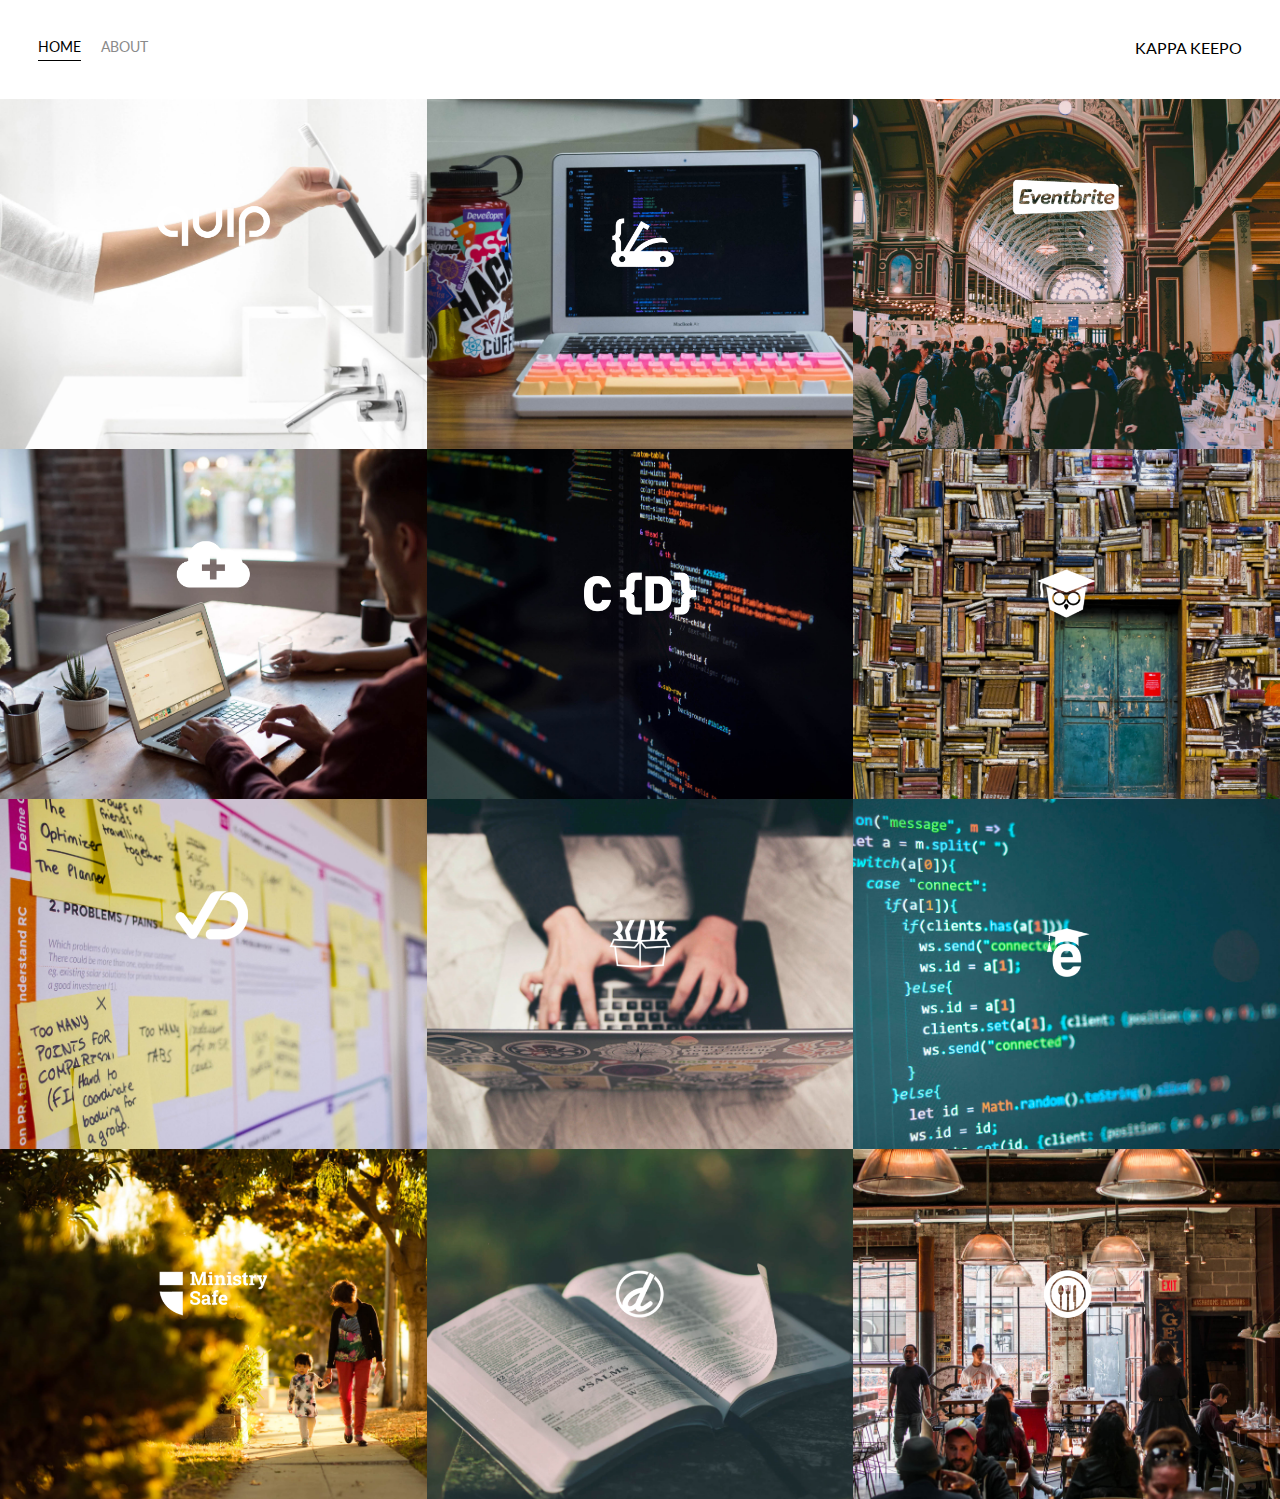
<file: index.html>
<!DOCTYPE html>
<html lang="en">
  <head>
    <meta charset="UTF-8" />
    <meta name="viewport" content="width=device-width, initial-scale=1.0" />
    <link rel="stylesheet" href="styles.css" />
    <link
      href="https://fonts.googleapis.com/css2?family=Lato:wght@300;400;700;900&display=swap"
      rel="stylesheet"
    />
    <title>Document</title>
  </head>
  <body>
    <div class="container">
      <div class="nav-wrapper">
        <div class="left-side">
          <div class="nav-link-wrapper active-nav-link">
            <a href="index.html">Home</a>
          </div>
          <div class="nav-link-wrapper">
            <a href="about.html">About</a>
          </div>
        </div>

        <div class="right-side">
          <div class="brand">
            <div>KAPPA KEEPO</div>
          </div>
        </div>
      </div>

      <div class="content-wrapper">
        <div class="portfolio-items-wrapper">
          <div class="portfolio-item-wrapper">
            <div
              class="portfolio-img-background"
              style="background-image: url(images/portfolio1.jpg);"
            ></div>

            <div class="img-text-wrapper">
              <div class="logo-wrapper">
                <img src="images/logos/quip.png" alt="" />
              </div>

              <div class="subtitle">
                I built the Quip Ecommerce platform, named a Top 25 Invention by
                Time Magazine in 2016.
              </div>
            </div>
          </div>

          <div class="portfolio-item-wrapper">
            <div
              class="portfolio-img-background"
              style="background-image: url(images/portfolio2.jpg);"
            ></div>
            <div class="img-text-wrapper">
              <div class="logo-wrapper">
                <img src="images/logos/devcamp.png" alt="" />
              </div>

              <div class="subtitle">
                Coding bootcamp and learning management system.
              </div>
            </div>
          </div>

          <div class="portfolio-item-wrapper">
            <div
              class="portfolio-img-background"
              style="background-image: url(images/portfolio3.jpg);"
            ></div>
            <div class="img-text-wrapper">
              <div class="logo-wrapper">
                <img src="images/logos/eventbrite.png" alt="" />
              </div>

              <div class="subtitle">
                Eventbrite is the leading event management platform on the web
                with millions of individuals utilizing their applications to
                find, register or, and management events in numerous industries.
              </div>
            </div>
          </div>

          <div class="portfolio-item-wrapper">
            <div
              class="portfolio-img-background"
              style="background-image: url(images/portfolio4.jpg);"
            ></div>
            <div class="img-text-wrapper">
              <div class="logo-wrapper">
                <img src="images/logos/shop-hacker.png" alt="" />
              </div>

              <div class="subtitle">
                Shop Hacker allows you to easily import digital products such as
                elearning courses, software, and games directly into your
                ecommerce store.
              </div>
            </div>
          </div>

          <div class="portfolio-item-wrapper">
            <div
              class="portfolio-img-background"
              style="background-image: url(images/portfolio5.jpg);"
            ></div>
            <div class="img-text-wrapper">
              <div class="logo-wrapper">
                <img src="images/logos/crondose.png" alt="" />
              </div>

              <div class="subtitle">
                Online tutorials and productivity tips.
              </div>
            </div>
          </div>

          <div class="portfolio-item-wrapper">
            <div
              class="portfolio-img-background"
              style="background-image: url(images/portfolio6.jpg);"
            ></div>
            <div class="img-text-wrapper">
              <div class="logo-wrapper">
                <img src="images/logos/dailysmarty.png" alt="" />
              </div>

              <div class="subtitle">
                Keep track of what you learn every day.
              </div>
            </div>
          </div>

          <div class="portfolio-item-wrapper">
            <div
              class="portfolio-img-background"
              style="background-image: url(images/portfolio7.jpg);"
            ></div>
            <div class="img-text-wrapper">
              <div class="logo-wrapper">
                <img src="images/logos/dashtrack.png" alt="" />
              </div>

              <div class="subtitle">
                What you track improves. DashTrack is a journal that makes it
                easy to track your daily tasks and make the most of your time
                each day.
              </div>
            </div>
          </div>

          <div class="portfolio-item-wrapper">
            <div
              class="portfolio-img-background"
              style="background-image: url(images/portfolio8.jpg);"
            ></div>
            <div class="img-text-wrapper">
              <div class="logo-wrapper">
                <img src="images/logos/devtrunk.png" alt="" />
              </div>

              <div class="subtitle">Online shop for developer happiness.</div>
            </div>
          </div>

          <div class="portfolio-item-wrapper">
            <div
              class="portfolio-img-background"
              style="background-image: url(images/portfolio9.jpg);"
            ></div>
            <div class="img-text-wrapper">
              <div class="logo-wrapper">
                <img src="images/logos/edutechional.png" alt="" />
              </div>

              <div class="subtitle">Online technology tutorials.</div>
            </div>
          </div>

          <div class="portfolio-item-wrapper">
            <div
              class="portfolio-img-background"
              style="background-image: url(images/portfolio10.jpg);"
            ></div>
            <div class="img-text-wrapper">
              <div class="logo-wrapper">
                <img src="images/logos/ministry-safe.png" alt="" />
              </div>

              <div class="subtitle">
                A complete child safety system for organizations.
              </div>
            </div>
          </div>

          <div class="portfolio-item-wrapper">
            <div
              class="portfolio-img-background"
              style="background-image: url(images/portfolio11.jpg);"
            ></div>
            <div class="img-text-wrapper">
              <div class="logo-wrapper">
                <img src="images/logos/open-devos.png" alt="" />
              </div>

              <div class="subtitle">Publish and share daily devotionals.</div>
            </div>
          </div>

          <div class="portfolio-item-wrapper">
            <div
              class="portfolio-img-background"
              style="background-image: url(images/portfolio12.jpg);"
            ></div>
            <div class="img-text-wrapper">
              <div class="logo-wrapper">
                <img src="images/logos/toastability.png" alt="" />
              </div>

              <div class="subtitle">
                Easy way to manage the digital life of your bar or restaurant.
              </div>
            </div>
          </div>
        </div>
      </div>
    </div>
  </body>
  <script>
    const father = document.querySelector('.portfolio-items-wrapper');
    father.addEventListener('mouseover', (event) => {
      event.srcElement.previousElementSibling.classList.add('img-darken');
    });
    father.addEventListener('mouseout', (event) => {
      event.srcElement.previousElementSibling.classList.remove('img-darken');
    });
  </script>
</html>
</file>
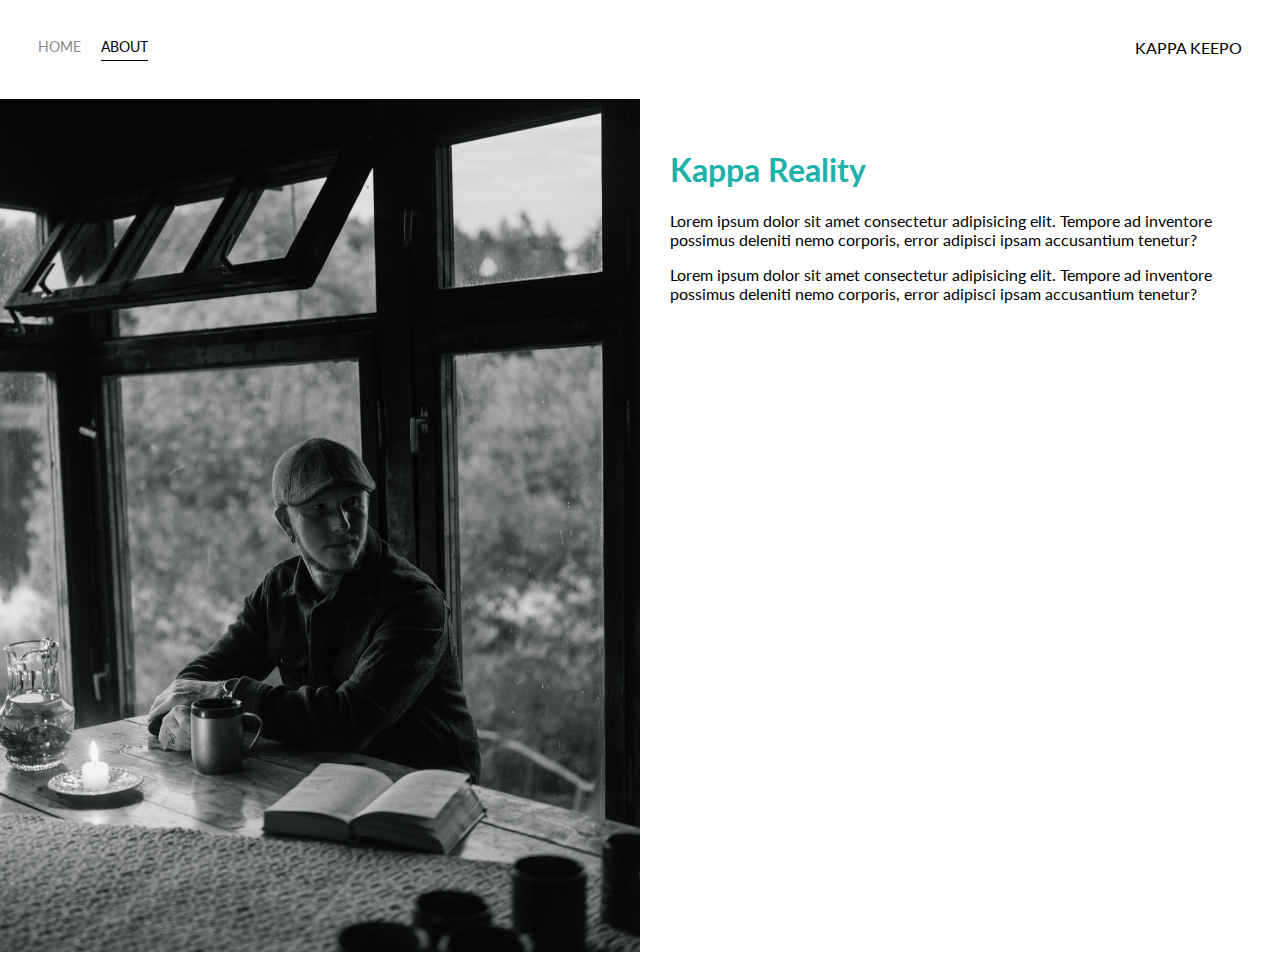
<file: about.html>
<!DOCTYPE html>
<html lang="en">
  <head>
    <meta charset="UTF-8" />
    <meta name="viewport" content="width=device-width, initial-scale=1.0" />
    <link rel="stylesheet" href="styles.css" />
    <link
      href="https://fonts.googleapis.com/css2?family=Lato:wght@300;400;700;900&display=swap"
      rel="stylesheet"
    />
    <title>About me</title>
  </head>
  <body>
    <div class="container">
      <div class="nav-wrapper">
        <div class="left-side">
          <div class="nav-link-wrapper">
            <a href="index.html">Home</a>
          </div>
          <div class="nav-link-wrapper active-nav-link">
            <a href="about.html">About</a>
          </div>
        </div>

        <div class="right-side">
          <div class="brand">
            <div>KAPPA KEEPO</div>
          </div>
        </div>
      </div>

      <div class="content-wrapper">
        <div class="two-colunm-wrapper">
          <div class="profile-image-wrapper">
            <img src="./images/profile.jpg" alt="profile" />
          </div>
          <div class="profile-content-wrapper">
            <h1>Kappa Reality</h1>
            <p>
              Lorem ipsum dolor sit amet consectetur adipisicing elit. Tempore
              ad inventore possimus deleniti nemo corporis, error adipisci ipsam
              accusantium tenetur?
            </p>
            <p>
              Lorem ipsum dolor sit amet consectetur adipisicing elit. Tempore
              ad inventore possimus deleniti nemo corporis, error adipisci ipsam
              accusantium tenetur?
            </p>
          </div>
        </div>
      </div>
    </div>
  </body>
</html>
</file>
<file: styles.css>
/* master styles */
body {
  margin: 0;
  font-family: 'Lato', sans-serif;
}

.container {
  display: grid;
  grid-template-columns: 1fr;
}

/* navigation styles */
.nav-wrapper {
  display: flex;
  justify-content: space-between;
  padding: 38px;
}

.left-side {
  display: flex;
}

.nav-wrapper > .left-side > div {
  margin-right: 20px;
  font-size: 0.9em;
  text-transform: uppercase;
}

.nav-link-wrapper {
  height: 22px;
  border-bottom: 1px solid transparent;
  transition: border-bottom 0.5s;
}

.nav-link-wrapper:hover {
  border-bottom: 1px solid black;
}

.nav-link-wrapper a {
  color: #8a8a8a;
  text-decoration: none;
  transition: color 0.5s;
}

.nav-link-wrapper a:hover {
  color: black;
}

/* portfolio styles */
.portfolio-items-wrapper {
  display: grid;
  grid-template-columns: 1fr 1fr 1fr;
}

.portfolio-item-wrapper {
  position: relative;
}

.portfolio-img-background {
  height: 350px;
  width: 100%;
  background-size: cover;
  background-position: center;
  background-repeat: no-repeat;
}

.img-text-wrapper {
  position: absolute;
  top: 0;
  display: flex;
  flex-direction: column;
  justify-content: center;
  align-items: center;
  height: 100%;
  text-align: center;
  padding-left: 100px;
  padding-right: 100px;
}

.logo-wrapper img {
  width: 50%;
  margin-bottom: 20px;
}

.img-text-wrapper .subtitle {
  transition: 1s;
  font-weight: 600;
  color: transparent;
}

.img-text-wrapper:hover .subtitle {
  font-weight: 600;
  color: lightseagreen;
}

.img-darken {
  transition: 1s;
  filter: brightness(10%);
}

.active-nav-link {
  border-bottom: 1px solid #000;
}

.active-nav-link a {
  color: #000;
}

/* aboutme page */
.two-colunm-wrapper {
  display: grid;
  grid-template-columns: 1fr 1fr;
}

.profile-image-wrapper img {
  width: 100%;
}

.profile-content-wrapper {
  padding: 30px;
}

.profile-content-wrapper h1 {
  color: lightseagreen;
}
</file>
